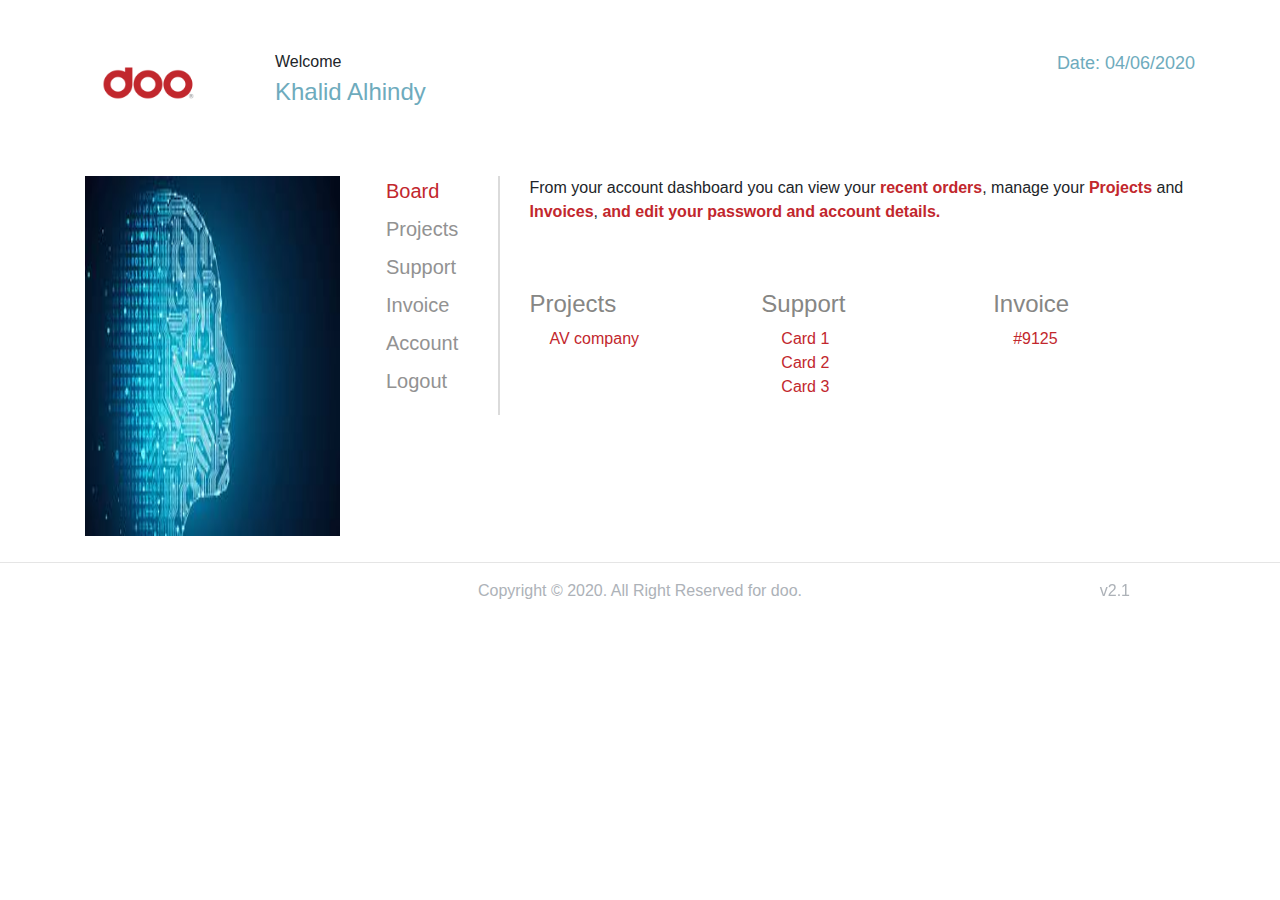
<file: index.html>
<!DOCTYPE html>
<html lang="en">
  <head>
    <title>doo</title>
    <meta
      name="viewport"
      content="width=device-width, initial-scale=1, shrink-to-fit=no"
    />
    <link
      rel="stylesheet"
      href="https://stackpath.bootstrapcdn.com/bootstrap/4.4.1/css/bootstrap.min.css"
      integrity="sha384-Vkoo8x4CGsO3+Hhxv8T/Q5PaXtkKtu6ug5TOeNV6gBiFeWPGFN9MuhOf23Q9Ifjh"
      crossorigin="anonymous"
    />
    <link rel="stylesheet" href="Css/clients.css" />
  </head>
  <body>
    <div class="portfolio">
      <div class="container">
        <div class="row">
          <div class="col-lg-2 col-sm-4">
            <a href="http://www.doo.com.sa/" target="_blank"><img src="img/logo.PNG"
            /></a>
          </div>
          <div class="col-lg-2 s2 col-sm-4">
            <div>
              <span>Welcome</span>
              <p>Khalid Alhindy</p>
            </div>
          </div>
            <div class="col-lg-8 s3 d-flex justify-content-end col-sm-4"><p>Date: <span>04/06/2020</span></p></div>    
        </div>
      </div>
    </div>

    <div class="aboutMe">
      <div class="container">
        <div class="row">
          <div class="col-md-3 col-lg-3">
            <div>
              <img src="img/im.jpg" class="img-fluid" />
            </div>
          </div>
          <div class="col-md-9 col-lg-9">
            <div class="row">
              <div class="col-sm-2">
                <div
                  class="nav flex-column nav-pills"
                  id="v-pills-tab"
                  role="tablist"
                  aria-orientation="vertical">
                  <a
                    class="nav-link active"
                    id="v-pills-Board-tab"
                    data-toggle="pill"
                    href="#v-pills-Board"
                    role="tab"
                    aria-controls="v-pills-Board"
                    aria-selected="true"
                    >Board</a
                  >
                  <a
                    class="nav-link"
                    id="v-pills-Prjects-tab"
                    data-toggle="pill"
                    href="#v-pills-Prjects"
                    role="tab"
                    aria-controls="v-pills-Prjects"
                    aria-selected="false"
                    >Projects</a
                  >
                  <a
                    class="nav-link"
                    id="v-pills-Support-tab"
                    data-toggle="pill"
                    href="#v-pills-Support"
                    role="tab"
                    aria-controls="v-pills-Support"
                    aria-selected="false"
                    >Support</a
                  >
                  <a
                    class="nav-link"
                    id="v-pills-Invoice-tab"
                    data-toggle="pill"
                    href="#v-pills-Invoice"
                    role="tab"
                    aria-controls="v-pills-Invoice"
                    aria-selected="false"
                    >Invoice</a
                  >
                  <a
                    class="nav-link"
                    id="v-pills-Account-tab"
                    data-toggle="pill"
                    href="#v-pills-Account"
                    role="tab"
                    aria-controls="v-pills-Account"
                    aria-selected="false"
                    >Account</a
                  >

                  <a
                    class="nav-link"
                    id="v-pills-Logout-tab"
                    data-toggle="pill"
                    href="#v-pills-Logout"
                    role="tab"
                    aria-controls="v-pills-Logout"
                    aria-selected="false"
                    >Logout</a
                  >
                </div>
              </div>

              <div class="col-sm-10 right-side">
                <div class="tab-content" id="v-pills-tabContent">
                  <div
                    class="tab-pane fade show active"
                    id="v-pills-Board"
                    role="tabpanel"
                    aria-labelledby="v-pills-Board-tab"
                  >
                    <!--      start  Board Right section     -->

                    <div class="Boardc">
                      <div class="row">
                          <div class ="pParent col-12">
                              <p>From your account dashboard you can view your <a href="#">recent orders</a>, manage your <a href="#">Projects</a> and <a href="#">Invoices</a>, <a href="#">and edit your password and account details.</a></p>
                          </div>  
                        
                      </div>    
                      <div class="row">
                        <div class=" col-4">
                          <div class="">
                            <h4>Projects</h4>
                            <ul class="list-unstyled">
                              <li>AV company</li>
                            </ul>
                          </div>
                        </div>
                        <div class=" col-4">
                          <div class="row">
                            <div class="col-sm-12">
                              <div class="">
                                <h4>Support</h4>
                                <ul class="list-unstyled">
                                  <li>Card 1</li>
                                  <li>Card 2</li>
                                  <li>Card 3</li>
                                </ul>
                              </div>
                            </div>
                          </div>
                        </div>
                        <div class=" col-sm-4">
                          <div class="">
                                <h4>Invoice</h4>
                                <ul class=" list-unstyled">
                                  <li>#9125</li>
                                </ul>
                          </div>
                        </div>

                          
                      </div>
                    </div>

                    <!--      start  Board Right section         -->
                  </div>

                  <div
                    class="tab-pane fade"
                    id="v-pills-Prjects"
                    role="tabpanel"
                    aria-labelledby="v-pills-Prjects-tab"
                  >
                    <div class="projects">
                      <div class="row">
                        <div class="col-6">
                          <h2 class="h1">Projects</h2>
                        </div>
                        <div class="col-6">
                          <button class="newProject float-right">
                            New Project
                          </button>
                        </div>
                      </div>

                      <div class="tableProject row">
                        <div class="col-sm-12">
                          <div>
                            <table
                              class="table table-borderless table-striped table-dark"
                            >
                              <thead>
                                <tr>
                                  <th scope="col">Projects</th>
                                  <th scope="col">Date</th>
                                  <th scope="col">State</th>
                                  <th scope="col">Download</th>
                                </tr>
                              </thead>
                              <tbody>
                                <tr>
                                  <td scope="row">AV Company</td>
                                  <td>01/01/2020</td>
                                  <td class="pending">Pending</td>
                                  <td>availabe</td>
                                </tr>

                                <tr>
                                  <td scope="row">AV Company</td>
                                  <td>01/01/2020</td>
                                  <td class="pending">Pending</td>
                                  <td>availabe</td>
                                </tr>
                                <tr>
                                  <td scope="row">AV Company</td>
                                  <td>01/01/2020</td>
                                  <td class="pending">Pending</td>
                                  <td>availabe</td>
                                </tr>
                                <tr>
                                  <td scope="row">AV Company</td>
                                  <td>01/01/2020</td>
                                  <td class="pending">Pending</td>
                                  <td>availabe</td>
                                </tr>
                                <tr>
                                  <td scope="row">AV Company</td>
                                  <td>01/01/2020</td>
                                  <td class="pending">Pending</td>
                                  <td>availabe</td>
                                </tr>
                              </tbody>
                            </table>
                          </div>
                        </div>
                      </div>
                    </div>
                  </div>

                  <!-- ****************** end table  **************** -->
                  <div
                    class="tab-pane fade"
                    id="v-pills-Support"
                    role="tabpanel"
                    aria-labelledby="v-pills-Support-tab"
                  >
                    <div class="projects">
                      <div class="row">
                        <div class="col-6">
                          <h2 class="h1">Support</h2>
                        </div>
                        <div class="col-6">
                          <button class="newProject float-right">
                            Open Ticket
                          </button>
                        </div>
                      </div>

                      <div class="tableProject row">
                        <div class="col-sm-12">
                          <div>
                            <table
                              class="table table-striped table-borderless table-dark"
                            >
                              <thead>
                                <tr>
                                  <th scope="col">Department</th>
                                  <th scope="col">Subject</th>
                                  <th scope="col">State</th>
                                  <th scope="col">Last Update</th>
                                </tr>
                              </thead>
                              <tbody>
                                <tr>
                                  <td scope="row">Design</td>
                                  <td>Rework on guidline</td>
                                  <td class="pending">Pending</td>
                                  <td>60/6/2018</td>
                                </tr>
                              </tbody>
                            </table>
                          </div>
                        </div>
                      </div>
                    </div>
                  </div>
                  <div
                    class="tab-pane fade"
                    id="v-pills-Invoice"
                    role="tabpanel"
                    aria-labelledby="v-pills-Invoice-tab"
                  >
                    <div class="projects">
                      <div class="row">
                        <div class="col-6">
                          <h2 class="h1">Invoice</h2>
                        </div>
                        <div class="col-6">
                          <button class="newProject float-right">
                            Open Ticket
                          </button>
                        </div>
                      </div>

                      <div class="tableProject row">
                        <div class="col-sm-12">
                          <div>
                            <table
                              class="table table-striped table-borderless table-dark"
                            >
                              <thead>
                                <tr>
                                  <th scope="col">Invoice</th>
                                  <th scope="col">Project</th>
                                  <th scope="col">Total</th>
                                  <th scope="col">State</th>
                                </tr>
                              </thead>
                              <tbody>
                                <tr>
                                  <td scope="row">72867</td>
                                  <td>Av company</td>
                                  <td class="pending">Pending</td>
                                  <td>
                                    <button class="unpaid">Unpaid</button>
                                  </td>
                                </tr>
                              </tbody>
                            </table>
                          </div>
                        </div>
                      </div>
                    </div>
                  </div>
                  <div
                    class="tab-pane fade"
                    id="v-pills-Account"
                    role="tabpanel"
                    aria-labelledby="v-pills-Account-tab"
                  >
                    <div class="Account">
                      <h2 class="h1">Account</h2>
                      <div class="row">
                        <div class="col-6 col-md-4">
                          <h4>Profile</h4>
                          <div>
                            <p>Name :سالم علي</p>
                            <p>Email : likalid@me.com</p>
                            <p>Language : English</p>
                          </div>
                        </div>
                        <div class="col-6 col-md-4">
                          <h4>Security</h4>
                          <div>
                            <p>Phone Number</p>
                            <p>Email Address</p>
                          </div>
                        </div>
                        <div class="col-6 col-md-4">
                          <h4>Preference</h4>
                          <div>
                            <p>My Activity</p>
                          </div>
                        </div>
                      </div>
                    </div>
                    <div class="edit"><a href="#">Edit</a></div>
                  </div>
                  <!--
              <div class="tab-pane fade" id="v-pills-Logout" role="tabpanel" aria-labelledby="v-pills-Logout-tab">
                  Logout


              </div>
-->
                </div>
              </div>
            </div>
          </div>
        </div>
      </div>
    </div>
    <hr />
    <div class="ss text-center">
        <p>v2.1</p>    
      <p class="copyRight">Copyright © 2020. All Right Reserved for doo.</p>
    </div>

    <script
      src="https://code.jquery.com/jquery-3.4.1.slim.min.js"
      integrity="sha384-J6qa4849blE2+poT4WnyKhv5vZF5SrPo0iEjwBvKU7imGFAV0wwj1yYfoRSJoZ+n"
      crossorigin="anonymous"
    ></script>
    <script
      src="https://cdn.jsdelivr.net/npm/popper.js@1.16.0/dist/umd/popper.min.js"
      integrity="sha384-Q6E9RHvbIyZFJoft+2mJbHaEWldlvI9IOYy5n3zV9zzTtmI3UksdQRVvoxMfooAo"
      crossorigin="anonymous"
    ></script>
    <script
      src="https://stackpath.bootstrapcdn.com/bootstrap/4.4.1/js/bootstrap.min.js"
      integrity="sha384-wfSDF2E50Y2D1uUdj0O3uMBJnjuUD4Ih7YwaYd1iqfktj0Uod8GCExl3Og8ifwB6"
      crossorigin="anonymous"
    ></script>
    <script src="js/client.js"></script>
  </body>
</html>
</file>
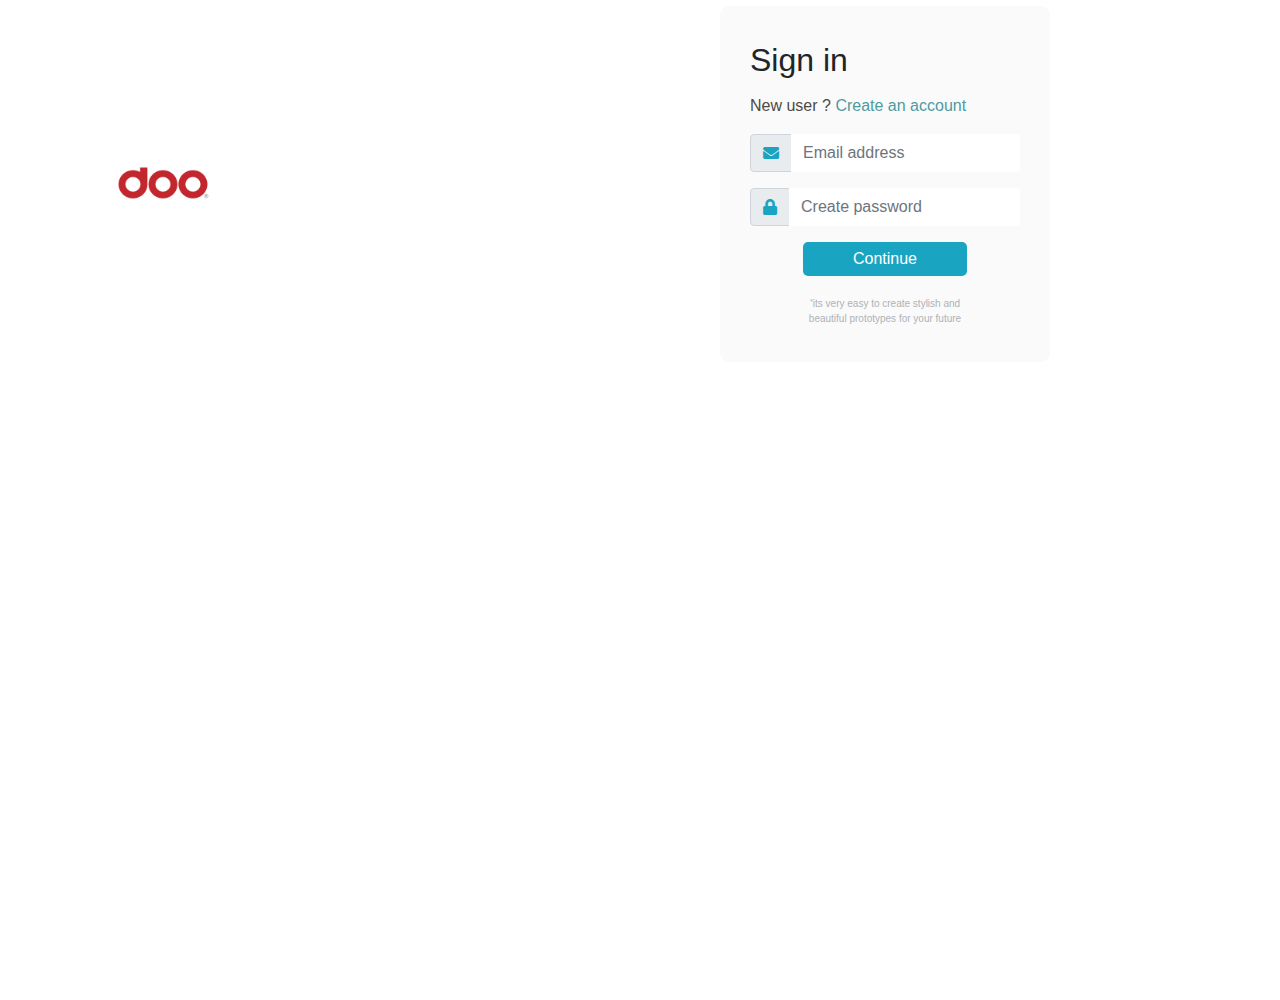
<file: Login.html>
<!doctype html>
<html lang="en">
    <head>
        <title>doo</title>
        <meta name="viewport" content="width=device-width, initial-scale=1, shrink-to-fit=no">
        <link rel="stylesheet" href="https://stackpath.bootstrapcdn.com/bootstrap/4.4.1/css/bootstrap.min.css" integrity="sha384-Vkoo8x4CGsO3+Hhxv8T/Q5PaXtkKtu6ug5TOeNV6gBiFeWPGFN9MuhOf23Q9Ifjh" crossorigin="anonymous">
        <link rel="stylesheet" href="Css/clients.css">
        <link rel="stylesheet" href="https://use.fontawesome.com/releases/v5.0.8/css/all.css">

        <style>
        </style>
        
    </head>
    <body style="">
           <div class="doo">
            <a href="http://www.doo.com.sa/" target="_blank"><img src="img/logo.PNG"></a>
        </div>    
    
    <div class="login">
        <div>
             <div class="containelogin"> 
                            <div class="">                                
                                <h2 class="LoginHeader">Sign in</h2>
                                <p class="newUser">New user ? <a href="#">Create an account</a></p>
                            </div>
                                    <!-- form-group// -->
                                <div class="form-group input-group">
                                    <div class="input-group-prepend">
                                        <span class="input-group-text"> <i class="fa fa-envelope"></i> </span>
                                     </div>
                                    <input name="" class="form-control" placeholder="Email address" type="email">
                                </div> <!-- form-group// -->
                    
                            <div class="form-group input-group">
                                <div class="input-group-prepend">
                                    <span class="input-group-text"> <i class="fa fa-lock"></i> </span>
                                </div>
                                <input class="form-control" placeholder="Create password" type="password">
                            </div> <!-- form-group// -->
                                     
                                     <div class="centerit">
                                        <button type="submit" >Continue</button>
                                     </div>
                                     <p id="bb" class="text-center">
                                         <sup>*</sup>its very easy to create stylish and<br>beautiful prototypes for your future</p>
                                     
                                 </div>
                               <div>
                               </div>
                        </div>
               </div>            
            
        
       <script src="https://code.jquery.com/jquery-3.4.1.slim.min.js" integrity="sha384-J6qa4849blE2+poT4WnyKhv5vZF5SrPo0iEjwBvKU7imGFAV0wwj1yYfoRSJoZ+n" crossorigin="anonymous"></script>
        <script src="https://cdn.jsdelivr.net/npm/popper.js@1.16.0/dist/umd/popper.min.js" integrity="sha384-Q6E9RHvbIyZFJoft+2mJbHaEWldlvI9IOYy5n3zV9zzTtmI3UksdQRVvoxMfooAo" crossorigin="anonymous"></script>
        <script src="https://stackpath.bootstrapcdn.com/bootstrap/4.4.1/js/bootstrap.min.js" integrity="sha384-wfSDF2E50Y2D1uUdj0O3uMBJnjuUD4Ih7YwaYd1iqfktj0Uod8GCExl3Og8ifwB6" crossorigin="anonymous"></script>
        <script src="js/client.js"></script>
        <script>
            
        </script>

    </body>
    
</html>
</file>
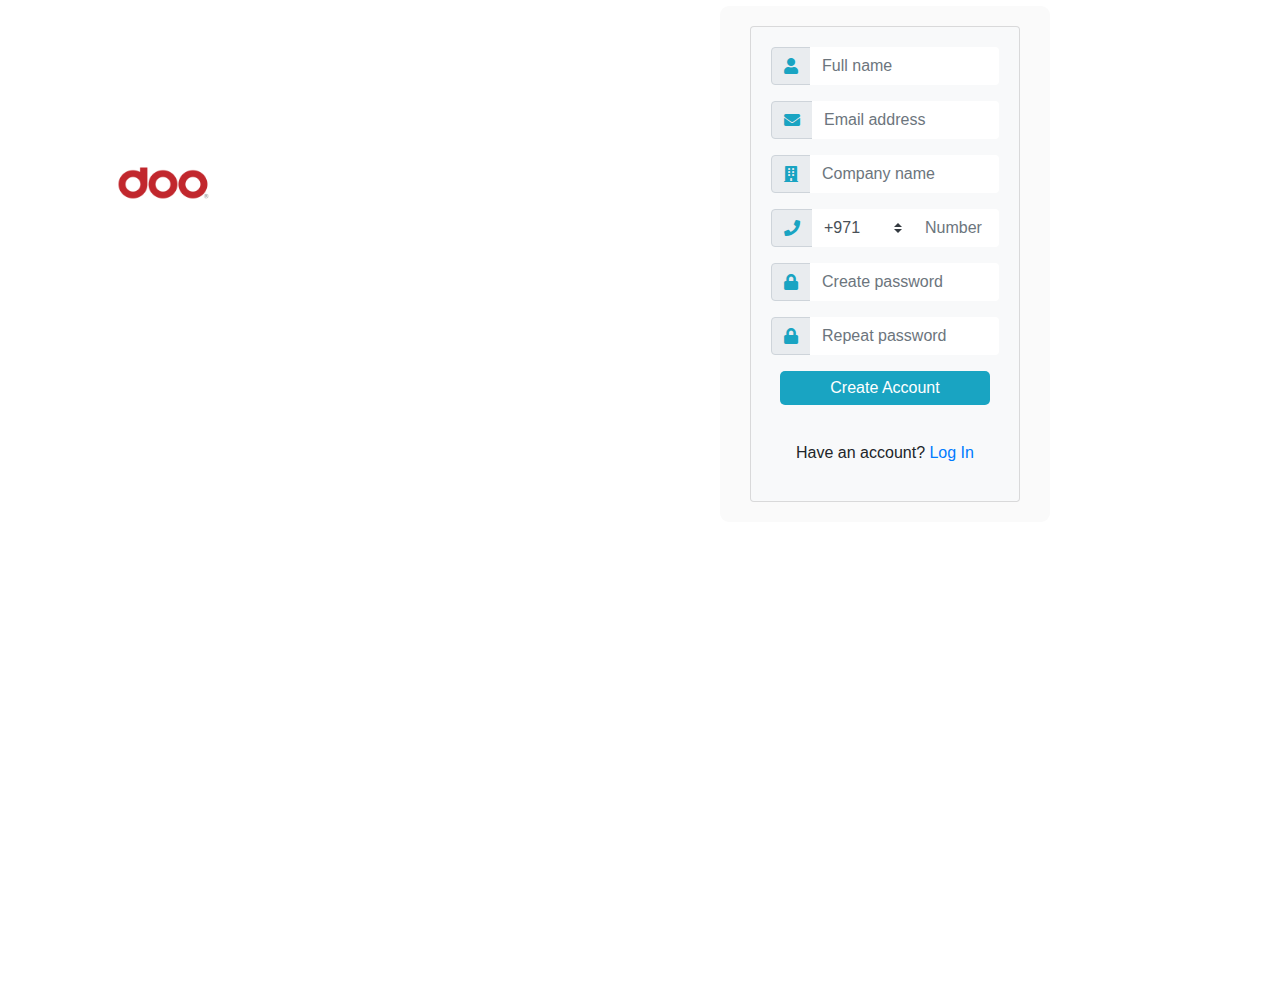
<file: sign Up.html>
<!doctype html>
<html lang="en">
    <head>
        <title>doo</title>
        <meta name="viewport" content="width=device-width, initial-scale=1, shrink-to-fit=no">
        <link rel="stylesheet" href="https://stackpath.bootstrapcdn.com/bootstrap/4.4.1/css/bootstrap.min.css" integrity="sha384-Vkoo8x4CGsO3+Hhxv8T/Q5PaXtkKtu6ug5TOeNV6gBiFeWPGFN9MuhOf23Q9Ifjh" crossorigin="anonymous">
        <link rel="stylesheet" href="https://use.fontawesome.com/releases/v5.0.8/css/all.css">

        <link rel="stylesheet" href="Css/clients.css">        
    </head>
    <body style="">
       <div class="doo">
            <a href="http://www.doo.com.sa/" target="_blank"><img src="img/logo.PNG"></a>
        </div>    
    <div class="login">
                <div class="containelogin"> 
        <div class="card bg-light">
        <article class="card-body mx-auto" style="max-width: 400px;">

	<form>
                
	<div class="form-group input-group">
		<div class="input-group-prepend">
		    <span class="input-group-text"> <i class="fa fa-user"></i> </span>
		 </div>
        <input name="" class="form-control" placeholder="Full name" type="text">
    </div>
        <!-- form-group// -->
    <div class="form-group input-group">
    	<div class="input-group-prepend">
		    <span class="input-group-text"> <i class="fa fa-envelope"></i> </span>
		 </div>
        <input name="" class="form-control" placeholder="Email address" type="email">
    </div> <!-- form-group// -->
    
    	<div class="form-group input-group">
		<div class="input-group-prepend">
		    <span class="input-group-text"> <i class="fa fa-building"></i> </span>
		 </div>
        <input name="" class="form-control" placeholder="Company name" type="text">
    </div>
    
        
    <div class="form-group input-group">
    	<div class="input-group-prepend">
		    <span class="input-group-text"> <i class="fa fa-phone"></i> </span>
		</div>
		<select class="custom-select" style="max-width: 120px;">
		    <option selected="">+971</option>
		    <option value="1">+972</option>
		    <option value="2">+198</option>
		    <option value="3">+701</option>
		</select>
    	<input name="" class="form-control" placeholder="Number" type="text">
    </div> <!-- form-group// -->
<!--
    <div class="form-group input-group">
    	<div class="input-group-prepend">
		    <span class="input-group-text"> <i class="fa fa-building"></i> </span>
		</div>
		<select class="form-control">
			<option selected=""> Select job type</option>
			<option>Designer</option>
			<option>Manager</option>
			<option>Accaunting</option>
		</select>
	</div>  form-group end.// 
-->
    <div class="form-group input-group">
    	<div class="input-group-prepend">
		    <span class="input-group-text"> <i class="fa fa-lock"></i> </span>
		</div>
        <input class="form-control" placeholder="Create password" type="password">
    </div> <!-- form-group// -->
    <div class="form-group input-group">
    	<div class="input-group-prepend">
		    <span class="input-group-text"> <i class="fa fa-lock"></i> </span>
		</div>
        <input class="form-control" placeholder="Repeat password" type="password">
    </div> <!-- form-group// -->                                      
    <div class="form-group">
                 <div class="centerit">
                    <button type="submit" >Create Account</button>
                </div>

    </div> <!-- form-group// -->      
    <p class="text-center">Have an account? <a href="">Log In</a> </p>                                                                 
</form>
</article>
</div> <!-- card.// -->

        
        
        </div>
               </div>            
            
        
       <script src="https://code.jquery.com/jquery-3.4.1.slim.min.js" integrity="sha384-J6qa4849blE2+poT4WnyKhv5vZF5SrPo0iEjwBvKU7imGFAV0wwj1yYfoRSJoZ+n" crossorigin="anonymous"></script>
        <script src="https://cdn.jsdelivr.net/npm/popper.js@1.16.0/dist/umd/popper.min.js" integrity="sha384-Q6E9RHvbIyZFJoft+2mJbHaEWldlvI9IOYy5n3zV9zzTtmI3UksdQRVvoxMfooAo" crossorigin="anonymous"></script>
        <script src="https://stackpath.bootstrapcdn.com/bootstrap/4.4.1/js/bootstrap.min.js" integrity="sha384-wfSDF2E50Y2D1uUdj0O3uMBJnjuUD4Ih7YwaYd1iqfktj0Uod8GCExl3Og8ifwB6" crossorigin="anonymous"></script>
        <script src="js/client.js"></script>
        <script>
            
        </script>

    </body>
    
</html>
</file>
<file: Css/clients.css>
body{
    box-sizing: border-box;
}

.portfolio{
 padding-top: 50px;   
}

.portfolio .s2 p{
    font-size: 24px;
    color: #6eabbd;
}

.portfolio .s3 p{
    font-size: 18px;
    color: #6eabbd;
}
.portfolio .s2 .row div span{
    font-weight: 500;
}

.aboutMe{
   margin-top: 50px;    
   min-height: 370px;   
}

.aboutMe img{
    min-height: 360px;
}
@media (max-width: 768px){
.aboutMe  img{
/*  visibility: hidden;   */
 display: none
    }
    
}

.flex-column a{
    color:#929292;
    font-size: 20px;
    padding-top: 0;
}

.flex-column .active{
    color: #c2272d !important;
    background-color: white !important;
}

.right-side{
    border-left:2px solid #dbdbdb;
    padding-left: 30px;
}

@media (max-width: 992px){
.right-side{
    border-left-color:transparent;
    padding-left: 30px;
}
    
}

.Boardc .row .BoardcBS1{
    padding: 0;
}

.Boardc .row .BoardcBS1:first-of-type{
    padding-left: 18px;
    padding-right: 5px;
}

.Boardc ul{
    padding-left: 20px;
}

.pParent{
    margin-bottom: 50px;
}
.Boardc h4{
    color: #868684
}
.Boardc ul li{
    color: #c2272d;
}

.pParent p a{
    color: #c2272d;
    font-weight: 600;
}
.pParent p a:hover{
    text-decoration: none;
}

.Boardc .Boardc1,.Boardc .Boardc2{
    background-color: #f4f5f0;
    min-height: 220px;
    padding:20px 15px;     
/* border:2px solid #00f   */
}
.Boardc .Boardc1 h4,.Boardc .Boardc2 h4,.Boardc .Boardc3 h4{
    color:#868684
}

.Boardc .Boardc1 ul li,.Boardc .Boardc2 ul li,.Boardc .Boardc3 ul li{
   color:#898989;
}

.BoardcBS3{
 margin-top: 20px;
/* border:2px solid #080    */
}
.Boardc3{
  background-color: #f4f5f0;
    padding:20px 15px;     
    
}
@media (min-width: 576px){
     .Boardc1{
        margin-bottom: 20px;
    }
}
/********** Starting Projects ************/
.projects{
    
}
.projects h2{
    color:#605e5f;
    font-weight: 700;
    
}

.projects .newProject{
    background-color:#19a4c1;
    color: white;
    outline: none;
    padding: 4px 40px;
    border-color: transparent;
    margin-top: 10px;
}

.tableProject{
  margin-top: 15px;   
}

.tableProject table thead{
    background-color:#c2272d;
    color: #ffedf0;
}  

.tableProject table td{
   color: #898989;
   font-size: 15px;
   font-weight: 400;      
}
.tableProject .pending{
  color:#589a8c;
  font-weight: 400;    
}


.table-striped > tbody > tr:nth-child(2n+1) > td, .table-striped > tbody > tr:nth-child(2n+1) > th {
   background-color: #f5f5f5;    
}


.table-striped > tbody > tr:nth-child(2n) > td, .table-striped > tbody > tr:nth-child(2n) > th {
   background-color: #fafafa;
}

 .table-borderless > tbody > tr > td,
.table-borderless > tbody > tr > th,
.table-borderless > tfoot > tr > td,
.table-borderless > tfoot > tr > th,
.table-borderless > thead > tr > td,
.table-borderless > thead > tr > th {
    border: none;
}

.unpaid{
  background-color: #898989;
    color: white;
    outline: none;
    border-color: transparent;
    padding: 2px 18px; 
    border-radius: 5px;
}

/********** Ending Projects ************/

/********** Starting Account ************/
.Account{
    
}

.Account h2{
     color:#605e5f;
    font-weight: 700;
    margin-bottom: 30px;
}

.Account h4{
    color:#7cc8db;
    margin-bottom: 18px
}

.Account div p{
  color:#898989;
  font-size: 17px;
  margin-bottom: 5px !important;
      
}
.tab-pane .edit{
  margin-top: 50px;
    
}
.tab-pane .edit  a{
    font-size: 18px;
    color:#7cc8db;
}
.tab-pane .edit  a:hover{
    color:#7cc8db;
    text-decoration: none;
}

/********** Ending Account ************/

/********** Starting Login **********/

.signUp{
    margin-top: 80px;
    margin-bottom: 50px;
    margin-left: -80px;
}


.specificContainer{
    width: 560px;
    margin: auto auto;
/*    border:2px solid #ccc;*/
}

  .signUp input[type="text"] , .signUp input[type="email"] , .login input[type="password"],.login input[type="email"] , .signUp input[type="password"],.addvideo input[type="text"],.myPpage input[type="text"] , .myPpage input[type="email"],.myPpage input[type="number"] {
    box-shadow: none;
    border-color:#DDD; /*main color*/
}

.signUp .form-check-input{
    margin-right: -.5125rem;
}

.signUp .btn-primary,.login .btn-primary,.contact-Us .btn-primary{/*make an override on btn-primary class */
    background-color: #e91e63;/*main color*//*main color*/
    border-color:#e91e63;/*main color*/
    box-shadow: none;
    width: 150px;
}



.nav-item i{/*==== styling icon user  ====*/
    margin-left: 50px;
    margin-top: -25px;
    color: #e91e63;/*main color*/
}

.circlle{/*==== styling header in the form ====*/
    margin-top: 40px;
    margin-bottom: 40px;
}


@media(max-width:576px){/*this media to make signup page responsive in small screen */
.specificContainer{
      width: 245px;
/*      border:2px solid #ccc;*/
      margin: 50px auto; 

    }
    
.signUp  .nav-item i{/*==== styling icon user  ====*/
    margin-top: 25px;
    color: #c2272d;/*main color*/
    display: flex;
    width: 100%;
    justify-content: center;
    }
    
.signUp .nav-tabs .nav-item {
        width: 100px;
        float:left
    }
    
.nav-tabs .nav-item a{
     font-size:16px
    }

.signUp .nav-item .nav-link{
    font-size: 13px;
}
    
.signUp .proBen .nav-item .nav-link{
      display: block;
}
    
.signUp .nav-link{
          font-weight: 500  
    }
  }

/*=============================    ending Styling SignUp Container   ==================================*/

/*=============================    Starting Styling login Container   ==================================*/

.login i{/*==== styling icon user  ====*/
    
    color: #e91e63;/*main color*/
}

 body{
}

.login{
/*    overflow-y: hidden;*/
/*    background-image:  url("../img/bg1.jpg") ;*/
/*    background: url("bg1.jpg") no-repeat;*/
    padding: 30px;
    min-height:100%;
    background-size: cover;
/*    display: flex;*/
/*    justify-content: center;*/
    margin-top: 100px;
    
    height: 900px;
 }

.login .containelogin{
      padding: 20px 30px;
      width: 330px;
/*      border:2px solid #ccc;*/
/*      margin: 0 auto; */
      background-color: #fafafa;
      margin-top: -124px;
/*      margin-bottom: 100px;*/
      box-shadow: 0px 20px 16px 0px rgba(0, 0, 0, 0.25);
      border-radius: 9px;
      float: right;
      margin-right: 200px;
      
}



.login .notfound a{
    float:right;
    
}


.login .notfound button,.login .centerit button{
    margin-bottom: 20px;
    border: none;
    box-shadow: none;
    
}



.centerit{
    width: 100%;
    display: flex;
    justify-content: center;
}


.login .LoginHeader{
  margin-top: 15px;    
  margin-bottom: 15px;    
}


@media(max-width:576px){/*this media to make login page responsive in small screen */
.login   .containelogin{
  width: 245px;
  border:2px solid #ccc;
  margin: 50px auto; 
}
  
.login .notfound button,.login .centerit button{
    margin-bottom: 20px;
    width: 100%;
}
    
.login .notfound a{
    float:none;
    margin-left: auto;
    margin-right: auto;
    
  }
}

.centerit button{
  background-color:#19a4c2;
  color: #fff;
  padding: 5px 50px;
  outline: none;
  border-radius: 5px;
  font-weight: 500;    
      
}
 #bb{
    font-size: 10px;
     color: #adb2b8;
}
.containelogin .newUser a{
    color: 	#4f9aa0;
    
}
.containelogin .newUser{
    font-weight: 500;
    color: #4d4943;
/*    color: #AAA;*/
}
.containelogin .newUser a:hover{
    text-decoration: none;
    
}

.form-group input[text]{
    border: 0;
    text-shadow: 0;
    outline: 0;
}
/********** Ending Login ************/

.ss .copyRight{
    padding-top: 0;
    padding-bottom: 0;
    color: #adb2b8;
}
.ss p:first-child{
    position: fixed;
    right: 150px;
    color: #adb2b8;
}

 

/*********   test sign up********************/
.divider-text {
    position: relative;
    text-align: center;
    margin-top: 15px;
    margin-bottom: 15px;
}
.divider-text span {
    padding: 7px;
    font-size: 12px;
    position: relative;   
    z-index: 2;
}
.divider-text:after {
    content: "";
    position: absolute;
    width: 100%;
    border-bottom: 1px solid #ddd;
    top: 55%;
    left: 0;
    z-index: 1;
}

.form-group .input-group-prepend .fa{
 color: #19a4c2;!important    
}
/****************************/
.login .containelogin{
 -webkit-box-shadow: none;
-moz-box-shadow: none;

 box-shadow: none; !important   
}


.input-group>.custom-file, .input-group>.custom-select, .input-group>.form-control, .input-group>.form-control-plaintext{
    box-shadow: none;
    border: none;
    outline: none;
}

.doo{
 position: fixed;
 left: 100px;
 top:150px;    
}
</file>
